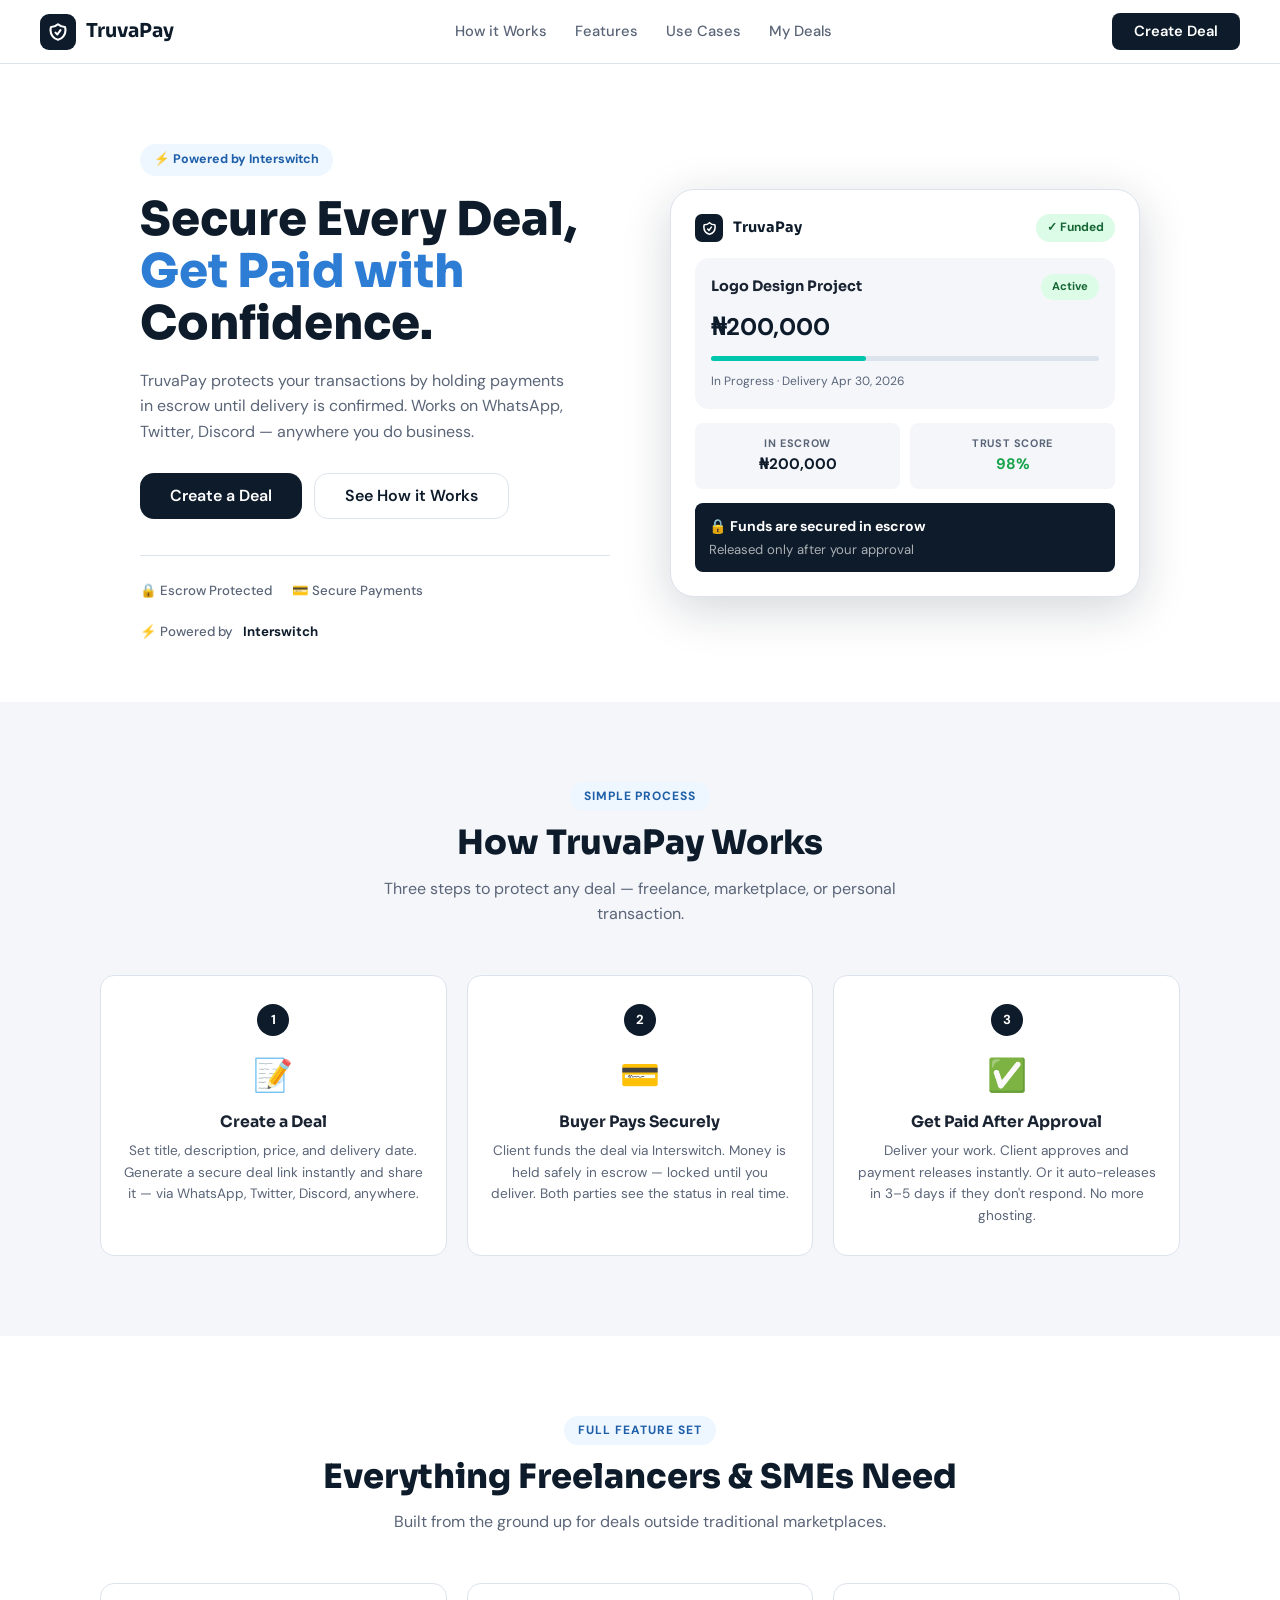
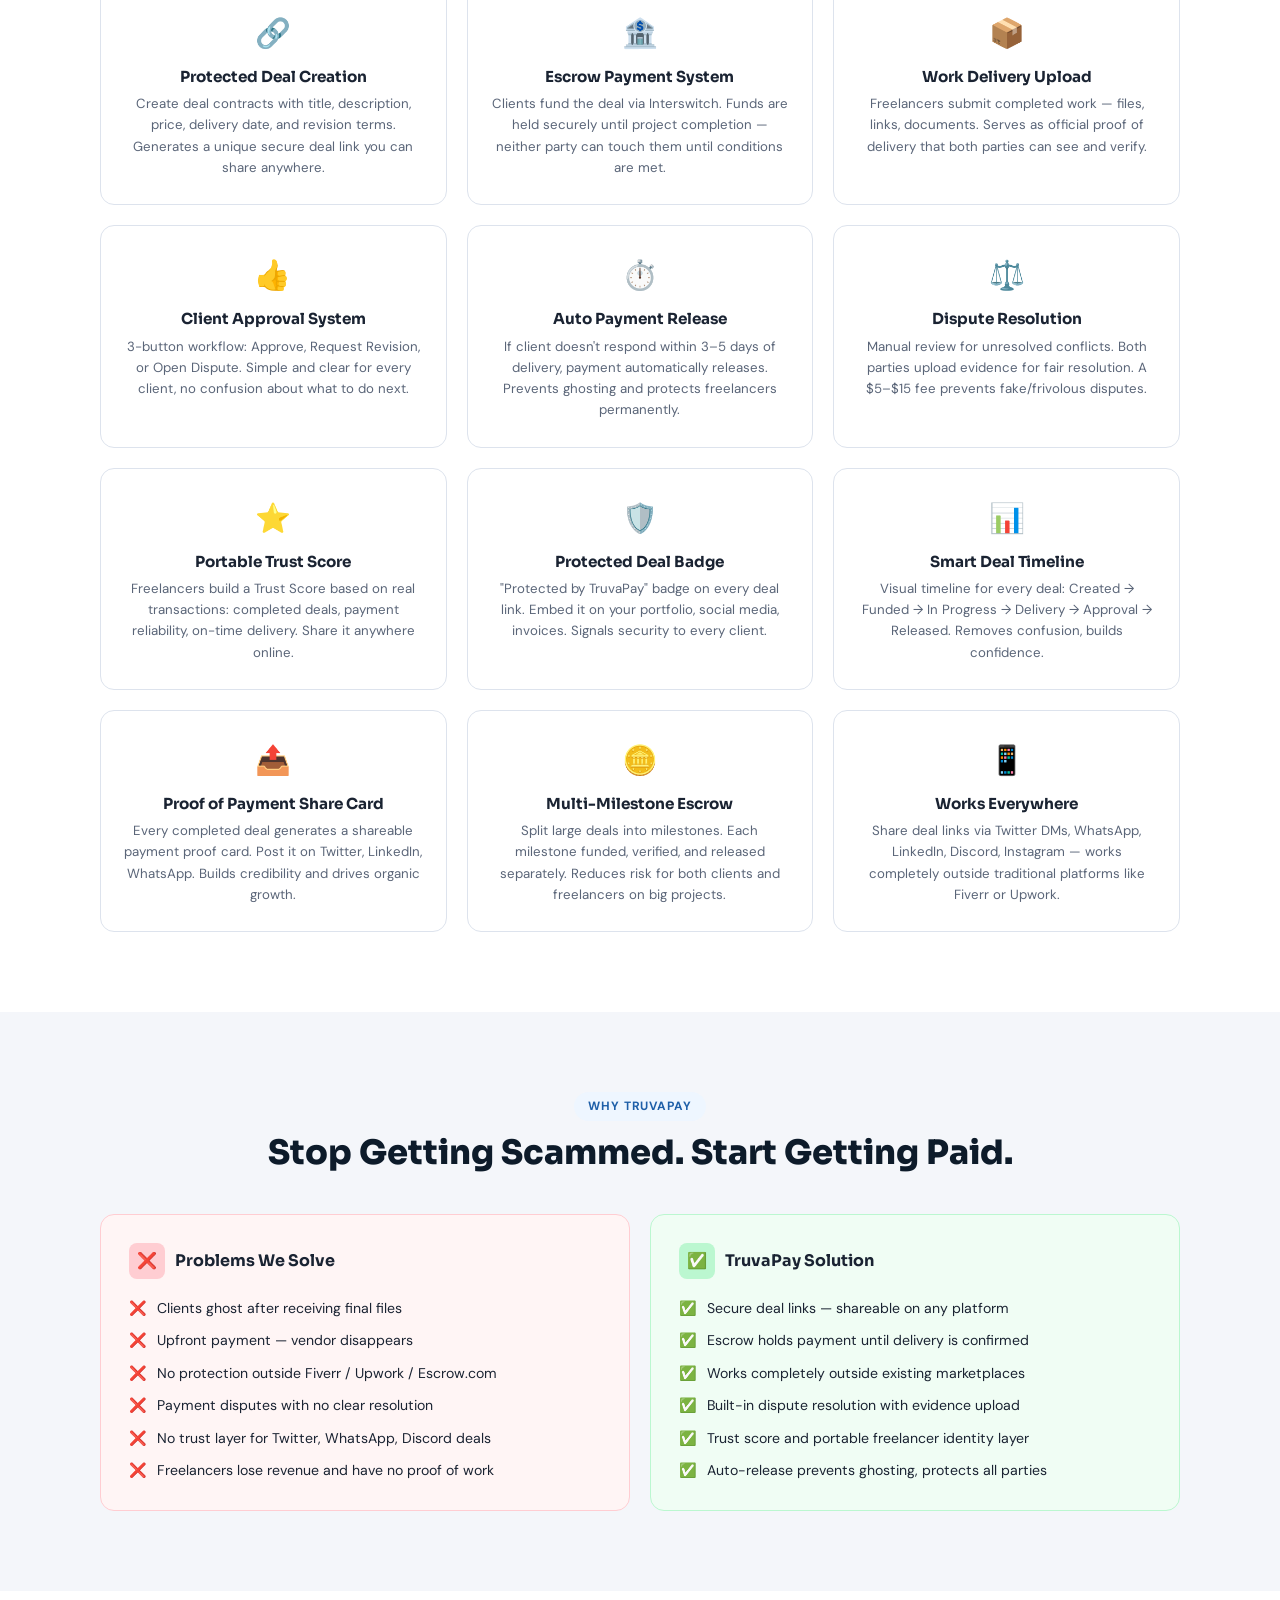
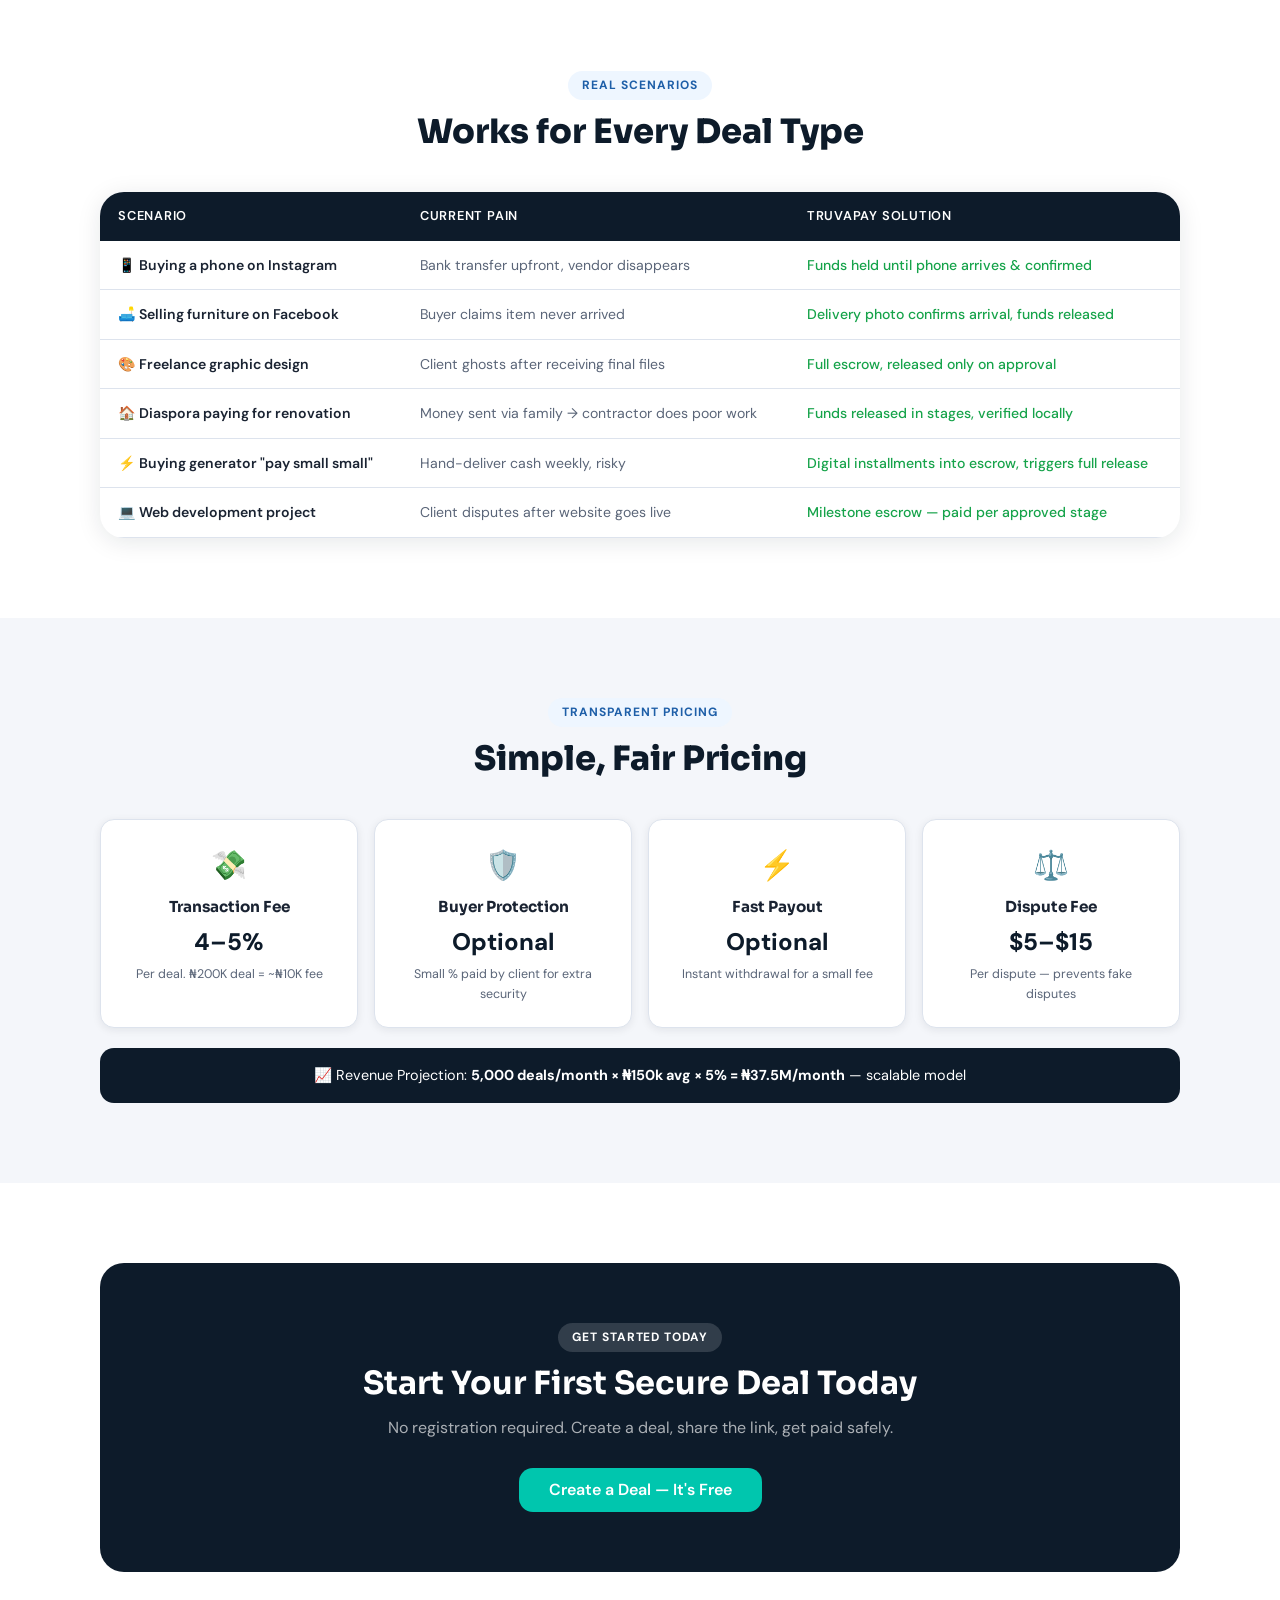
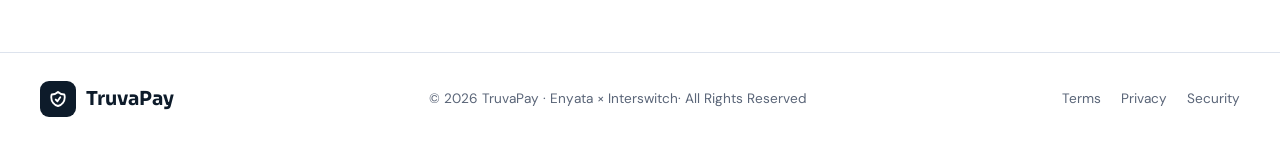
<file: index.html>
<!DOCTYPE html>
<html lang="en">
<head>
  <meta charset="UTF-8"/>
  <meta name="viewport" content="width=device-width, initial-scale=1.0"/>
  <title>TruvaPay – Secure Every Deal, Get Paid with Confidence</title>
  <link rel="stylesheet" href="assets/css/style.css"/>
</head>
<body>

<!-- ===== NAVBAR ===== -->
<nav class="navbar">
  <div class="logo">
    <div class="logo-icon">
      <svg width="20" height="20" fill="none" viewBox="0 0 24 24" stroke="white" stroke-width="2.5">
        <path stroke-linecap="round" stroke-linejoin="round" d="M9 12.75L11.25 15 15 9.75m-3-7.036A11.959 11.959 0 013.598 6 11.99 11.99 0 003 9.749c0 5.592 3.824 10.29 9 11.623 5.176-1.332 9-6.03 9-11.622 0-1.31-.21-2.571-.598-3.751h-.152c-3.196 0-6.1-1.248-8.25-3.285z"/>
      </svg>
    </div>
    TruvaPay
  </div>
  <div class="nav-center">
    <a href="#how-it-works">How it Works</a>
    <a href="#features">Features</a>
    <a href="#use-cases">Use Cases</a>
    <a href="deals.html">My Deals</a>
  </div>
  <div class="nav-right">
    <a href="createdeal.html" class="btn btn-primary">Create Deal</a>
  </div>
</nav>

<!-- ===== HERO ===== -->
<section class="hero">
  <div>
    <div class="hero-badge">⚡ Powered by Interswitch</div>
    <h1>Secure Every Deal,<br/><em>Get Paid with</em><br/>Confidence.</h1>
    <p class="hero-desc">TruvaPay protects your transactions by holding payments in escrow until delivery is confirmed. Works on WhatsApp, Twitter, Discord — anywhere you do business.</p>
    <div class="hero-btns">
      <a href="createdeal.html" class="btn btn-primary btn-lg">Create a Deal</a>
      <a href="#how-it-works" class="btn btn-outline btn-lg">See How it Works</a>
    </div>
    <div class="trust-row">
      <div class="trust-item">🔒 Escrow Protected</div>
      <div class="trust-item">💳 Secure Payments</div>
      <div class="trust-item">⚡ Powered by <strong style="color:var(--navy);margin-left:3px;">Interswitch</strong></div>
    </div>
  </div>
  <div class="hero-visual">
    <div class="hero-card">
      <div class="hc-top">
        <div class="logo" style="font-size:.9rem;">
          <div class="logo-icon" style="width:28px;height:28px;border-radius:7px;">
            <svg width="15" height="15" fill="none" viewBox="0 0 24 24" stroke="white" stroke-width="2.5"><path stroke-linecap="round" stroke-linejoin="round" d="M9 12.75L11.25 15 15 9.75m-3-7.036A11.959 11.959 0 013.598 6 11.99 11.99 0 003 9.749c0 5.592 3.824 10.29 9 11.623 5.176-1.332 9-6.03 9-11.622 0-1.31-.21-2.571-.598-3.751h-.152c-3.196 0-6.1-1.248-8.25-3.285z"/></svg>
          </div>
          TruvaPay
        </div>
        <span class="badge badge-funded">✓ Funded</span>
      </div>
      <div class="hc-deal">
        <div class="hc-deal-row">
          <h4 style="font-size:.9rem;font-weight:700;">Logo Design Project</h4>
          <span class="badge badge-funded" style="font-size:.7rem;">Active</span>
        </div>
        <div class="hc-amount">₦200,000</div>
        <div class="mini-progress"><div class="mini-fill" style="width:40%"></div></div>
        <small class="hc-sub">In Progress · Delivery Apr 30, 2026</small>
      </div>
      <div class="hc-grid">
        <div class="hc-stat">
          <div class="hc-stat-label">In Escrow</div>
          <div class="hc-stat-val">₦200,000</div>
        </div>
        <div class="hc-stat">
          <div class="hc-stat-label">Trust Score</div>
          <div class="hc-stat-val" style="color:var(--success);">98%</div>
        </div>
      </div>
      <div class="hc-escrow">
        <strong>🔒 Funds are secured in escrow</strong>
        <span>Released only after your approval</span>
      </div>
    </div>
  </div>
</section>

<!-- ===== HOW IT WORKS ===== -->
<section class="section" id="how-it-works" style="background:var(--gray-bg);">
  <div class="container" style="text-align:center;">
    <div class="section-tag">Simple Process</div>
    <h2 class="section-title">How TruvaPay Works</h2>
    <p class="section-sub" style="margin:0 auto 48px;">Three steps to protect any deal — freelance, marketplace, or personal transaction.</p>
    <div class="steps-grid">
      <div class="step-card">
        <div class="step-num">1</div>
        <span class="step-icon">📝</span>
        <h3>Create a Deal</h3>
        <p>Set title, description, price, and delivery date. Generate a secure deal link instantly and share it — via WhatsApp, Twitter, Discord, anywhere.</p>
      </div>
      <div class="step-card">
        <div class="step-num">2</div>
        <span class="step-icon">💳</span>
        <h3>Buyer Pays Securely</h3>
        <p>Client funds the deal via Interswitch. Money is held safely in escrow — locked until you deliver. Both parties see the status in real time.</p>
      </div>
      <div class="step-card">
        <div class="step-num">3</div>
        <span class="step-icon">✅</span>
        <h3>Get Paid After Approval</h3>
        <p>Deliver your work. Client approves and payment releases instantly. Or it auto-releases in 3–5 days if they don't respond. No more ghosting.</p>
      </div>
    </div>
  </div>
</section>

<!-- ===== ALL FEATURES FROM PROPOSAL ===== -->
<section class="section" id="features" style="background:white;">
  <div class="container" style="text-align:center;">
    <div class="section-tag">Full Feature Set</div>
    <h2 class="section-title">Everything Freelancers & SMEs Need</h2>
    <p class="section-sub" style="margin:0 auto 48px;">Built from the ground up for deals outside traditional marketplaces.</p>
    <div class="features-grid">
      <div class="feature-card">
        <span class="feature-icon">🔗</span>
        <h3>Protected Deal Creation</h3>
        <p>Create deal contracts with title, description, price, delivery date, and revision terms. Generates a unique secure deal link you can share anywhere.</p>
      </div>
      <div class="feature-card">
        <span class="feature-icon">🏦</span>
        <h3>Escrow Payment System</h3>
        <p>Clients fund the deal via Interswitch. Funds are held securely until project completion — neither party can touch them until conditions are met.</p>
      </div>
      <div class="feature-card">
        <span class="feature-icon">📦</span>
        <h3>Work Delivery Upload</h3>
        <p>Freelancers submit completed work — files, links, documents. Serves as official proof of delivery that both parties can see and verify.</p>
      </div>
      <div class="feature-card">
        <span class="feature-icon">👍</span>
        <h3>Client Approval System</h3>
        <p>3-button workflow: Approve, Request Revision, or Open Dispute. Simple and clear for every client, no confusion about what to do next.</p>
      </div>
      <div class="feature-card">
        <span class="feature-icon">⏱️</span>
        <h3>Auto Payment Release</h3>
        <p>If client doesn't respond within 3–5 days of delivery, payment automatically releases. Prevents ghosting and protects freelancers permanently.</p>
      </div>
      <div class="feature-card">
        <span class="feature-icon">⚖️</span>
        <h3>Dispute Resolution</h3>
        <p>Manual review for unresolved conflicts. Both parties upload evidence for fair resolution. A $5–$15 fee prevents fake/frivolous disputes.</p>
      </div>
      <div class="feature-card">
        <span class="feature-icon">⭐</span>
        <h3>Portable Trust Score</h3>
        <p>Freelancers build a Trust Score based on real transactions: completed deals, payment reliability, on-time delivery. Share it anywhere online.</p>
      </div>
      <div class="feature-card">
        <span class="feature-icon">🛡️</span>
        <h3>Protected Deal Badge</h3>
        <p>"Protected by TruvaPay" badge on every deal link. Embed it on your portfolio, social media, invoices. Signals security to every client.</p>
      </div>
      <div class="feature-card">
        <span class="feature-icon">📊</span>
        <h3>Smart Deal Timeline</h3>
        <p>Visual timeline for every deal: Created → Funded → In Progress → Delivery → Approval → Released. Removes confusion, builds confidence.</p>
      </div>
      <div class="feature-card">
        <span class="feature-icon">📤</span>
        <h3>Proof of Payment Share Card</h3>
        <p>Every completed deal generates a shareable payment proof card. Post it on Twitter, LinkedIn, WhatsApp. Builds credibility and drives organic growth.</p>
      </div>
      <div class="feature-card">
        <span class="feature-icon">🪙</span>
        <h3>Multi-Milestone Escrow</h3>
        <p>Split large deals into milestones. Each milestone funded, verified, and released separately. Reduces risk for both clients and freelancers on big projects.</p>
      </div>
      <div class="feature-card">
        <span class="feature-icon">📱</span>
        <h3>Works Everywhere</h3>
        <p>Share deal links via Twitter DMs, WhatsApp, LinkedIn, Discord, Instagram — works completely outside traditional platforms like Fiverr or Upwork.</p>
      </div>
    </div>
  </div>
</section>

<!-- ===== PROBLEM vs SOLUTION ===== -->
<section class="section" style="background:var(--gray-bg);">
  <div class="container">
    <div style="text-align:center;margin-bottom:40px;">
      <div class="section-tag">Why TruvaPay</div>
      <h2 class="section-title">Stop Getting Scammed. Start Getting Paid.</h2>
    </div>
    <div class="prob-sol">
      <div class="prob-box">
        <div class="box-head">
          <div class="box-icon-wrap">❌</div>
          <h3>Problems We Solve</h3>
        </div>
        <ul class="check-list">
          <li><span>❌</span> Clients ghost after receiving final files</li>
          <li><span>❌</span> Upfront payment — vendor disappears</li>
          <li><span>❌</span> No protection outside Fiverr / Upwork / Escrow.com</li>
          <li><span>❌</span> Payment disputes with no clear resolution</li>
          <li><span>❌</span> No trust layer for Twitter, WhatsApp, Discord deals</li>
          <li><span>❌</span> Freelancers lose revenue and have no proof of work</li>
        </ul>
      </div>
      <div class="sol-box">
        <div class="box-head">
          <div class="box-icon-wrap">✅</div>
          <h3>TruvaPay Solution</h3>
        </div>
        <ul class="check-list">
          <li><span>✅</span> Secure deal links — shareable on any platform</li>
          <li><span>✅</span> Escrow holds payment until delivery is confirmed</li>
          <li><span>✅</span> Works completely outside existing marketplaces</li>
          <li><span>✅</span> Built-in dispute resolution with evidence upload</li>
          <li><span>✅</span> Trust score and portable freelancer identity layer</li>
          <li><span>✅</span> Auto-release prevents ghosting, protects all parties</li>
        </ul>
      </div>
    </div>
  </div>
</section>

<!-- ===== USE CASES TABLE (from proposal) ===== -->
<section class="section" id="use-cases" style="background:white;">
  <div class="container">
    <div style="text-align:center;margin-bottom:40px;">
      <div class="section-tag">Real Scenarios</div>
      <h2 class="section-title">Works for Every Deal Type</h2>
    </div>
    <div style="border-radius:var(--r-lg);overflow:hidden;box-shadow:var(--shadow);">
      <table class="use-table">
        <thead>
          <tr>
            <th>Scenario</th>
            <th>Current Pain</th>
            <th>TruvaPay Solution</th>
          </tr>
        </thead>
        <tbody>
          <tr>
            <td>📱 Buying a phone on Instagram</td>
            <td>Bank transfer upfront, vendor disappears</td>
            <td>Funds held until phone arrives & confirmed</td>
          </tr>
          <tr>
            <td>🛋️ Selling furniture on Facebook</td>
            <td>Buyer claims item never arrived</td>
            <td>Delivery photo confirms arrival, funds released</td>
          </tr>
          <tr>
            <td>🎨 Freelance graphic design</td>
            <td>Client ghosts after receiving final files</td>
            <td>Full escrow, released only on approval</td>
          </tr>
          <tr>
            <td>🏠 Diaspora paying for renovation</td>
            <td>Money sent via family → contractor does poor work</td>
            <td>Funds released in stages, verified locally</td>
          </tr>
          <tr>
            <td>⚡ Buying generator "pay small small"</td>
            <td>Hand-deliver cash weekly, risky</td>
            <td>Digital installments into escrow, triggers full release</td>
          </tr>
          <tr>
            <td>💻 Web development project</td>
            <td>Client disputes after website goes live</td>
            <td>Milestone escrow — paid per approved stage</td>
          </tr>
        </tbody>
      </table>
    </div>
  </div>
</section>

<!-- ===== REVENUE MODEL ===== -->
<section class="section" style="background:var(--gray-bg);">
  <div class="container">
    <div style="text-align:center;margin-bottom:40px;">
      <div class="section-tag">Transparent Pricing</div>
      <h2 class="section-title">Simple, Fair Pricing</h2>
    </div>
    <div style="display:grid;grid-template-columns:repeat(4,1fr);gap:16px;">
      <div class="card-sm" style="text-align:center;">
        <div style="font-size:1.8rem;margin-bottom:10px;">💸</div>
        <h3 style="font-size:.95rem;font-weight:700;margin-bottom:6px;">Transaction Fee</h3>
        <div style="font-size:1.5rem;font-weight:800;color:var(--navy);">4–5%</div>
        <p style="font-size:.78rem;color:var(--text-light);margin-top:4px;">Per deal. ₦200K deal = ~₦10K fee</p>
      </div>
      <div class="card-sm" style="text-align:center;">
        <div style="font-size:1.8rem;margin-bottom:10px;">🛡️</div>
        <h3 style="font-size:.95rem;font-weight:700;margin-bottom:6px;">Buyer Protection</h3>
        <div style="font-size:1.5rem;font-weight:800;color:var(--navy);">Optional</div>
        <p style="font-size:.78rem;color:var(--text-light);margin-top:4px;">Small % paid by client for extra security</p>
      </div>
      <div class="card-sm" style="text-align:center;">
        <div style="font-size:1.8rem;margin-bottom:10px;">⚡</div>
        <h3 style="font-size:.95rem;font-weight:700;margin-bottom:6px;">Fast Payout</h3>
        <div style="font-size:1.5rem;font-weight:800;color:var(--navy);">Optional</div>
        <p style="font-size:.78rem;color:var(--text-light);margin-top:4px;">Instant withdrawal for a small fee</p>
      </div>
      <div class="card-sm" style="text-align:center;">
        <div style="font-size:1.8rem;margin-bottom:10px;">⚖️</div>
        <h3 style="font-size:.95rem;font-weight:700;margin-bottom:6px;">Dispute Fee</h3>
        <div style="font-size:1.5rem;font-weight:800;color:var(--navy);">$5–$15</div>
        <p style="font-size:.78rem;color:var(--text-light);margin-top:4px;">Per dispute — prevents fake disputes</p>
      </div>
    </div>
    <div style="text-align:center;margin-top:20px;padding:16px;background:var(--navy);border-radius:var(--r);color:white;font-size:.9rem;">
      📈 Revenue Projection: <strong>5,000 deals/month × ₦150k avg × 5% = ₦37.5M/month</strong> — scalable model
    </div>
  </div>
</section>

<!-- ===== CTA ===== -->
<section class="section">
  <div class="container">
    <div class="cta-block">
      <div class="section-tag" style="background:rgba(255,255,255,.15);color:white;">Get Started Today</div>
      <h2>Start Your First Secure Deal Today</h2>
      <p>No registration required. Create a deal, share the link, get paid safely.</p>
      <a href="createdeal.html" class="btn btn-accent btn-lg">Create a Deal — It's Free</a>
    </div>
  </div>
</section>

<footer>
  <div class="logo">
    <div class="logo-icon">
      <svg width="18" height="18" fill="none" viewBox="0 0 24 24" stroke="white" stroke-width="2.5"><path stroke-linecap="round" stroke-linejoin="round" d="M9 12.75L11.25 15 15 9.75m-3-7.036A11.959 11.959 0 013.598 6 11.99 11.99 0 003 9.749c0 5.592 3.824 10.29 9 11.623 5.176-1.332 9-6.03 9-11.622 0-1.31-.21-2.571-.598-3.751h-.152c-3.196 0-6.1-1.248-8.25-3.285z"/></svg>
    </div>
    TruvaPay
  </div>
  <p>© 2026 TruvaPay · Enyata × Interswitch· All Rights Reserved</p>
  <div class="footer-links">
    <a href="#">Terms</a>
    <a href="#">Privacy</a>
    <a href="#">Security</a>
  </div>
</footer>

</body>
</html>
</file>
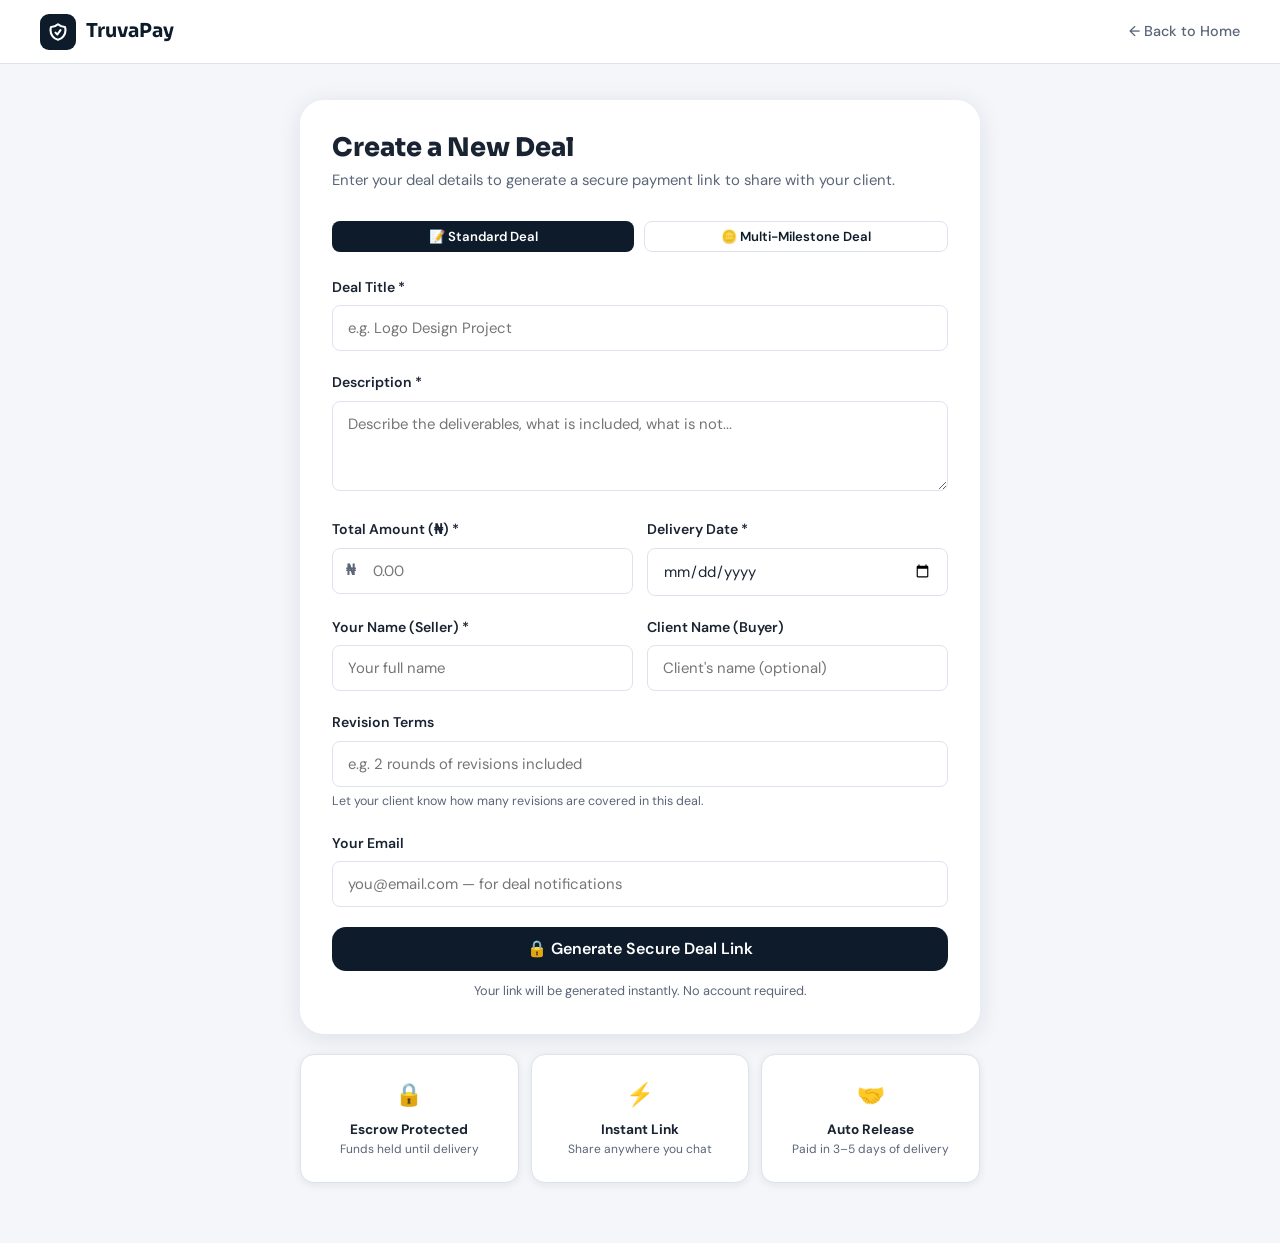
<file: createdeal.html>
<!DOCTYPE html>
<html lang="en">
<head>
  <meta charset="UTF-8"/>
  <meta name="viewport" content="width=device-width, initial-scale=1.0"/>
  <title>Create a Deal – TruvaPay</title>
  <link rel="stylesheet" href="assets/css/style.css"/>
</head>
<body>

<nav class="navbar">
  <div class="logo">
    <div class="logo-icon">
      <svg width="20" height="20" fill="none" viewBox="0 0 24 24" stroke="white" stroke-width="2.5">
        <path stroke-linecap="round" stroke-linejoin="round" d="M9 12.75L11.25 15 15 9.75m-3-7.036A11.959 11.959 0 013.598 6 11.99 11.99 0 003 9.749c0 5.592 3.824 10.29 9 11.623 5.176-1.332 9-6.03 9-11.622 0-1.31-.21-2.571-.598-3.751h-.152c-3.196 0-6.1-1.248-8.25-3.285z"/>
      </svg>
    </div>
    TruvaPay
  </div>
  <a href="index.html" class="back-link" style="margin-bottom:0;">← Back to Home</a>
</nav>

<div class="page-bg">
  <div class="page-inner">
    <div class="card">
      <h2 style="font-size:1.6rem;font-weight:800;margin-bottom:6px;">Create a New Deal</h2>
      <p style="color:var(--text-light);font-size:.93rem;margin-bottom:28px;">Enter your deal details to generate a secure payment link to share with your client.</p>

      <!-- Deal Type Toggle -->
      <div style="display:flex;gap:10px;margin-bottom:24px;">
        <button onclick="setType('standard')" id="typeStandard" class="btn btn-primary btn-sm" style="flex:1;">📝 Standard Deal</button>
        <button onclick="setType('milestone')" id="typeMilestone" class="btn btn-outline btn-sm" style="flex:1;">🪙 Multi-Milestone Deal</button>
      </div>

      <!-- STANDARD DEAL FORM -->
      <div id="standardForm">
        <div class="form-group">
          <label>Deal Title *</label>
          <input type="text" id="dealTitle" placeholder="e.g. Logo Design Project"/>
        </div>
        <div class="form-group">
          <label>Description *</label>
          <textarea id="dealDesc" placeholder="Describe the deliverables, what is included, what is not..."></textarea>
        </div>
        <div class="form-row">
          <div class="form-group">
            <label>Total Amount (₦) *</label>
            <div class="prefix-input">
              <span class="prefix">₦</span>
              <input type="number" id="dealAmount" placeholder="0.00" min="100"/>
            </div>
          </div>
          <div class="form-group">
            <label>Delivery Date *</label>
            <input type="date" id="dealDate"/>
          </div>
        </div>
        <div class="form-row">
          <div class="form-group">
            <label>Your Name (Seller) *</label>
            <input type="text" id="sellerName" placeholder="Your full name"/>
          </div>
          <div class="form-group">
            <label>Client Name (Buyer)</label>
            <input type="text" id="buyerName" placeholder="Client's name (optional)"/>
          </div>
        </div>
        <div class="form-group">
          <label>Revision Terms</label>
          <input type="text" id="revisions" placeholder="e.g. 2 rounds of revisions included"/>
          <div class="form-hint">Let your client know how many revisions are covered in this deal.</div>
        </div>
        <div class="form-group">
          <label>Your Email</label>
          <input type="email" id="sellerEmail" placeholder="you@email.com — for deal notifications"/>
        </div>
      </div>

      <!-- MILESTONE FORM -->
      <div id="milestoneForm" style="display:none;">
        <div class="form-group">
          <label>Project Title *</label>
          <input type="text" id="mTitle" placeholder="e.g. Website Redesign Project"/>
        </div>
        <div class="form-group">
          <label>Project Description</label>
          <textarea id="mDesc" placeholder="Describe the overall project..."></textarea>
        </div>
        <div class="form-row">
          <div class="form-group">
            <label>Your Name *</label>
            <input type="text" id="mSeller" placeholder="Your name"/>
          </div>
          <div class="form-group">
            <label>Client Name</label>
            <input type="text" id="mBuyer" placeholder="Client name"/>
          </div>
        </div>

        <h4 style="font-size:.95rem;font-weight:700;margin-bottom:14px;">Milestones</h4>
        <div id="milestoneList"></div>
        <button onclick="addMilestone()" class="btn btn-outline btn-sm" style="margin-top:10px;margin-bottom:20px;">+ Add Milestone</button>

        <div style="background:var(--gray-bg);border-radius:var(--r-sm);padding:14px;font-size:.88rem;color:var(--text-light);margin-bottom:20px;">
          💡 Each milestone is funded and released separately. The client pays each one only when you're ready to start it.
        </div>
      </div>

      <button class="btn btn-primary btn-lg btn-full" onclick="createDeal()">🔒 Generate Secure Deal Link</button>
      <p style="text-align:center;font-size:.8rem;color:var(--text-light);margin-top:10px;">Your link will be generated instantly. No account required.</p>

      <!-- RESULT -->
      <div class="deal-result" id="dealResult">
        <div style="font-size:2.2rem;margin-bottom:8px;">🎉</div>
        <h4>Deal Created Successfully!</h4>
        <p style="font-size:.85rem;color:var(--text-light);">Copy this link and share it with your client to fund the deal.</p>
        <div class="copy-box">
          <span id="generatedLink">https://truvapay.app/deal/TRV-2026-00001</span>
          <button class="copy-btn" onclick="copyLink()">Copy</button>
        </div>
        <div style="display:flex;gap:10px;justify-content:center;flex-wrap:wrap;margin-top:14px;">
          <button onclick="shareWhatsApp()" class="btn btn-success btn-sm">📱 Share on WhatsApp</button>
          <button onclick="shareTwitter()" class="btn btn-sm" style="background:#1DA1F2;color:white;">🐦 Share on Twitter</button>
           <a href="deal.html" id="viewDealBtn" target="_blank" class="btn btn-primary btn-sm">View Deal Page →</a>
        </div>
        <div style="margin-top:16px;padding:12px;background:white;border-radius:var(--r-sm);border:1.5px solid var(--gray-border);">
          <div style="font-size:.78rem;color:var(--text-light);font-weight:600;text-transform:uppercase;letter-spacing:.06em;margin-bottom:6px;">🛡️ Protected by TruvaPay</div>
          <div style="font-size:.82rem;color:var(--text);">This deal is backed by escrow protection. Funds only release on your approval.</div>
        </div>
      </div>
    </div>

    <!-- Info row -->
    <div style="display:grid;grid-template-columns:repeat(3,1fr);gap:12px;margin-top:0;">
      <div class="card-sm" style="text-align:center;">
        <div style="font-size:1.4rem;margin-bottom:6px;">🔒</div>
        <div style="font-weight:700;font-size:.85rem;">Escrow Protected</div>
        <div style="font-size:.75rem;color:var(--text-light);">Funds held until delivery</div>
      </div>
      <div class="card-sm" style="text-align:center;">
        <div style="font-size:1.4rem;margin-bottom:6px;">⚡</div>
        <div style="font-weight:700;font-size:.85rem;">Instant Link</div>
        <div style="font-size:.75rem;color:var(--text-light);">Share anywhere you chat</div>
      </div>
      <div class="card-sm" style="text-align:center;">
        <div style="font-size:1.4rem;margin-bottom:6px;">🤝</div>
        <div style="font-weight:700;font-size:.85rem;">Auto Release</div>
        <div style="font-size:.75rem;color:var(--text-light);">Paid in 3–5 days of delivery</div>
      </div>
    </div>
  </div>
</div>

<div class="toast" id="toast"></div>

<script src="assets/javascript/createdeal.js"></script>
</body>
</html>
</file>
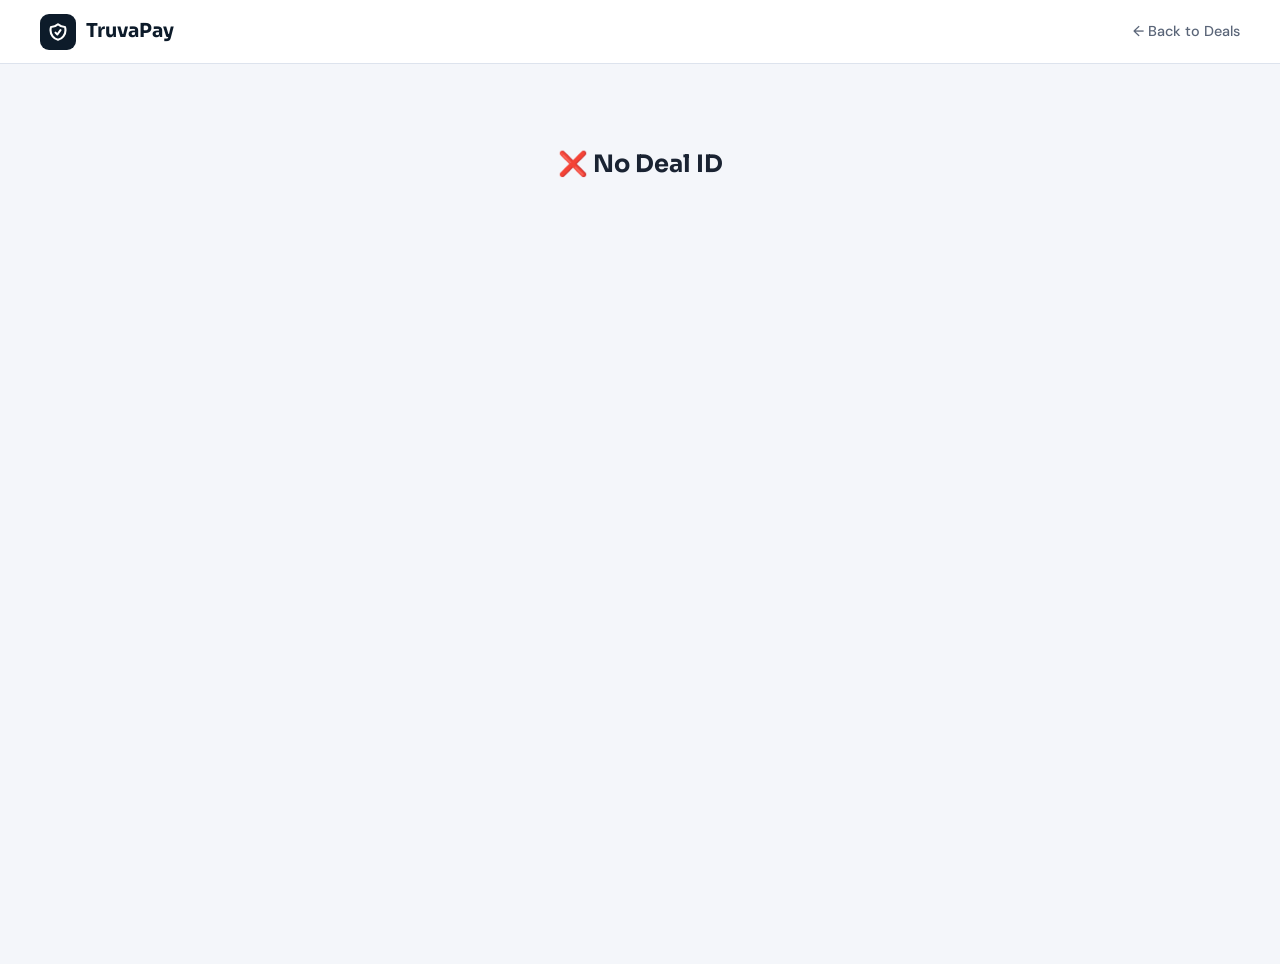
<file: deal.html>
<!DOCTYPE html>
<html lang="en">
<head>
  <meta charset="UTF-8"/>
  <meta name="viewport" content="width=device-width, initial-scale=1.0"/>
  <title>Deal Details – TruvaPay</title>
  <link rel="stylesheet" href="assets/css/style.css"/>
</head>
<body>

<nav class="navbar">
  <a href="index.html" class="logo">
    <div class="logo-icon">
      <svg width="20" height="20" fill="none" viewBox="0 0 24 24" stroke="white" stroke-width="2.5">
        <path stroke-linecap="round" stroke-linejoin="round" d="M9 12.75L11.25 15 15 9.75m-3-7.036A11.959 11.959 0 013.598 6 11.99 11.99 0 003 9.749c0 5.592 3.824 10.29 9 11.623 5.176-1.332 9-6.03 9-11.622 0-1.31-.21-2.571-.598-3.751h-.152c-3.196 0-6.1-1.248-8.25-3.285z"/>
      </svg>
    </div>
    TruvaPay
  </a>
  <a href="deals.html" class="back-link" style="margin-bottom:0;">← Back to Deals</a>
</nav>

<div class="page-bg">
  <div class="page-inner-wide" id="dealRoot">
    <!-- Rendered by JS below -->
    <div style="text-align:center;padding:60px 0;">
      <div style="font-size:2.5rem;margin-bottom:10px;">⏳</div>
      <p style="color:var(--text-light);">Loading deal...</p>
    </div>
  </div>
</div>

<!-- FUND MODAL -->
<div class="modal-overlay" id="modalFund">
  <div class="modal">
    <h3>💳 Fund This Deal</h3>
    <p class="modal-desc">You're about to pay <strong id="modalAmt">₦0</strong> into escrow. Funds are held safely and only released after you approve delivery.</p>
    <div class="form-group">
      <label>Your Email (for receipt)</label>
      <input type="email" id="payerEmail" placeholder="email@example.com"/>
    </div>
    <p style="font-size:.78rem;color:var(--text-light);margin-bottom:16px;">By funding you agree: money is only released to seller upon your approval or after 3–5 days of silence.</p>
    <div class="modal-foot">
      <button class="btn btn-primary btn-lg" onclick="initiatePayment()" style="flex:1;">Pay via Interswitch →</button>
      <button class="btn btn-outline" onclick="closeModal('modalFund')">Cancel</button>
    </div>
    <p style="font-size:.72rem;color:var(--text-light);margin-top:12px;text-align:center;">🔒 Secured by Interswitch · No card details stored</p>
  </div>
</div>

<!-- DELIVERY MODAL -->
<div class="modal-overlay" id="modalDeliver">
  <div class="modal">
    <h3>📦 Submit Your Delivery</h3>
    <p class="modal-desc">Upload your work or paste a link. The client will be notified to review and approve.</p>
    <div class="form-group">
      <label>Delivery Link</label>
      <input type="url" id="deliveryLink" placeholder="https://drive.google.com/... or Dropbox link"/>
    </div>
    <div class="form-group">
      <label>Notes to Client</label>
      <textarea id="deliveryNote" placeholder="Any notes about the delivery, what to review, passwords, etc."></textarea>
    </div>
    <div class="modal-foot">
      <button class="btn btn-primary btn-lg" onclick="submitDelivery()" style="flex:1;">Submit Delivery</button>
      <button class="btn btn-outline" onclick="closeModal('modalDeliver')">Cancel</button>
    </div>
  </div>
</div>

<!-- DISPUTE MODAL -->
<div class="modal-overlay" id="modalDispute">
  <div class="modal">
    <h3>⚠️ Open a Dispute</h3>
    <p class="modal-desc">Tell us what went wrong. Our team reviews evidence from both parties and resolves within 48 hours. A ₦5,000–₦15,000 fee applies to prevent frivolous disputes.</p>
    <div class="form-group">
      <label>Reason for Dispute *</label>
      <textarea id="disputeReason" placeholder="Describe the issue clearly. E.g. Work was not delivered, quality is far below agreed standard..."></textarea>
    </div>
    <div class="form-group">
      <label>Evidence Link (optional)</label>
      <input type="url" id="disputeEvidence" placeholder="Screenshot, document, email link..."/>
    </div>
    <div class="modal-foot">
      <button class="btn btn-danger btn-lg" onclick="submitDispute()" style="flex:1;">Submit Dispute</button>
      <button class="btn btn-outline" onclick="closeModal('modalDispute')">Cancel</button>
    </div>
  </div>
</div>

<div class="toast" id="toast"></div>


<script src="assets/javascript/deal.js"></script>

</body>
</html>
</file>
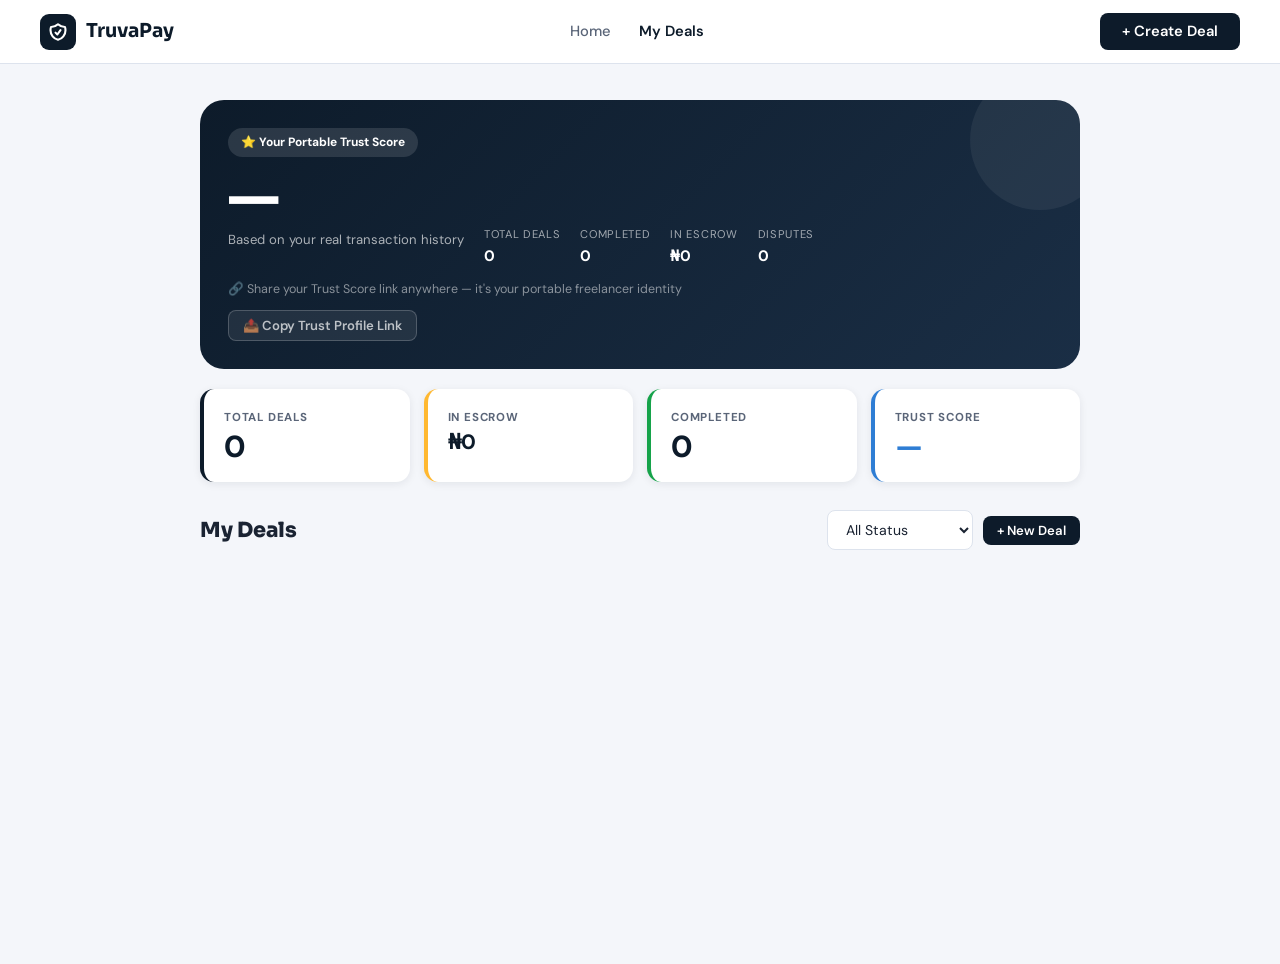
<file: deals.html>
<!DOCTYPE html>
<html lang="en">
<head>
  <meta charset="UTF-8"/>
  <meta name="viewport" content="width=device-width, initial-scale=1.0"/>
  <title>My Deals – TruvaPay</title>
  <link rel="stylesheet" href="assets/css/style.css"/>
</head>
<body>

<nav class="navbar">
  <div class="logo">
    <div class="logo-icon">
      <svg width="20" height="20" fill="none" viewBox="0 0 24 24" stroke="white" stroke-width="2.5">
        <path stroke-linecap="round" stroke-linejoin="round" d="M9 12.75L11.25 15 15 9.75m-3-7.036A11.959 11.959 0 013.598 6 11.99 11.99 0 003 9.749c0 5.592 3.824 10.29 9 11.623 5.176-1.332 9-6.03 9-11.622 0-1.31-.21-2.571-.598-3.751h-.152c-3.196 0-6.1-1.248-8.25-3.285z"/>
      </svg>
    </div>
    TruvaPay
  </div>
  <div class="nav-center">
    <a href="index.html">Home</a>     
    <a href="deals.html" class="active">My Deals</a>
  </div>
  <div class="nav-right">
    <a href="createdeal.html" class="btn btn-primary">+ Create Deal</a>
  </div>
</nav>

<div class="page-bg">
  <div class="page-inner-wide">

    <!-- Trust Score Card at top -->
    <div class="trust-score-card" style="margin-bottom:20px;">
      <div class="trust-score-badge">⭐ Your Portable Trust Score</div>
      <div style="display:flex;align-items:flex-end;gap:20px;flex-wrap:wrap;">
        <div>
          <div class="trust-score-number" id="tsNum">—</div>
          <div class="trust-score-label">Based on your real transaction history</div>
        </div>
        <div class="trust-score-row" id="tsRow">
          <div class="trust-metric"><span>Total Deals</span><strong id="tsDone">0</strong></div>
          <div class="trust-metric"><span>Completed</span><strong id="tsCompleted">0</strong></div>
          <div class="trust-metric"><span>In Escrow</span><strong id="tsEscrow">₦0</strong></div>
          <div class="trust-metric"><span>Disputes</span><strong id="tsDisputes">0</strong></div>
        </div>
      </div>
      <p style="font-size:.78rem;opacity:.5;margin-top:12px;">🔗 Share your Trust Score link anywhere — it's your portable freelancer identity</p>
      <button onclick="copyTrustLink()" class="btn btn-outline btn-sm" style="margin-top:10px;color:rgba(255,255,255,.7);border-color:rgba(255,255,255,.2);background:rgba(255,255,255,.08);">📤 Copy Trust Profile Link</button>
    </div>

    <!-- Stats Row -->
    <div class="stats-grid">
      <div class="stat-card navy">
        <div class="stat-label">Total Deals</div>
        <div class="stat-val" id="statTotal">0</div>
      </div>
      <div class="stat-card gold">
        <div class="stat-label">In Escrow</div>
        <div class="stat-val" id="statEscrow" style="font-size:1.3rem;">₦0</div>
      </div>
      <div class="stat-card green">
        <div class="stat-label">Completed</div>
        <div class="stat-val" id="statCompleted">0</div>
      </div>
      <div class="stat-card blue">
        <div class="stat-label">Trust Score</div>
        <div class="stat-val" id="statScore" style="color:var(--blue-light);">—</div>
      </div>
    </div>

    <!-- Filter + List -->
    <div class="filter-bar">
      <h2>My Deals</h2>
      <div style="display:flex;gap:10px;align-items:center;">
        <select id="filterStatus" onchange="renderDeals()">
          <option value="all">All Status</option>
          <option value="pending">⏳ Pending</option>
          <option value="funded">💰 Funded</option>
          <option value="delivered">📦 Delivered</option>
          <option value="completed">✅ Completed</option>
          <option value="disputed">⚠️ Disputed</option>
        </select>
        <a href="createdeal.html" class="btn btn-primary btn-sm">+ New Deal</a>
      </div>
    </div>

    <div class="deals-list" id="dealsList"></div>

  </div>
</div>

<div class="toast" id="toast"></div>


<script src="assets/javascript/deals.js"></script>
</body>
</html>
</file>
<file: assets/css/style.css>
@import url('https://fonts.googleapis.com/css2?family=Sora:wght@300;400;500;600;700;800&family=DM+Sans:wght@300;400;500;600&display=swap');

:root {
  --navy:        #0D1B2A;
  --navy-mid:    #1A2E45;
  --blue:        #1E5FA8;
  --blue-light:  #2E7DD4;
  --accent:      #00C6AE;
  --gold:        #FFB830;
  --white:       #FFFFFF;
  --gray-bg:     #F4F6FA;
  --gray-border: #DDE3ED;
  --gray:        #8A96A8;
  --danger:      #E84646;
  --success:     #16A34A;
  --text:        #1A2332;
  --text-light:  #5A6578;
  --shadow-sm:   0 2px 8px rgba(13,27,42,0.08);
  --shadow:      0 4px 24px rgba(13,27,42,0.10);
  --shadow-lg:   0 12px 48px rgba(13,27,42,0.18);
  --r-sm: 8px; --r: 14px; --r-lg: 24px;
}

*,*::before,*::after{box-sizing:border-box;margin:0;padding:0}
html{scroll-behavior:smooth}
body{font-family:'DM Sans',sans-serif;background:var(--white);color:var(--text);line-height:1.6;-webkit-font-smoothing:antialiased}
h1,h2,h3,h4,h5,h6{font-family:'Sora',sans-serif;line-height:1.2}
a{text-decoration:none;color:inherit}

/* NAVBAR */
.navbar{display:flex;align-items:center;justify-content:space-between;padding:0 40px;height:64px;background:var(--white);border-bottom:1.5px solid var(--gray-border);position:sticky;top:0;z-index:100;gap:16px}
.logo{display:flex;align-items:center;gap:10px;font-family:'Sora',sans-serif;font-weight:700;font-size:1.2rem;color:var(--navy);white-space:nowrap}
.logo-icon{width:36px;height:36px;background:var(--navy);border-radius:9px;display:flex;align-items:center;justify-content:center;flex-shrink:0}
.nav-center{display:flex;align-items:center;gap:28px}
.nav-center a{font-weight:500;color:var(--text-light);font-size:.92rem;transition:color .2s}
.nav-center a:hover,.nav-center a.active{color:var(--navy);font-weight:600}
.nav-right{display:flex;align-items:center;gap:10px}

/* BUTTONS */
.btn{display:inline-flex;align-items:center;justify-content:center;gap:7px;padding:11px 22px;border-radius:var(--r-sm);font-family:'DM Sans',sans-serif;font-weight:600;font-size:.92rem;cursor:pointer;border:none;transition:all .2s;white-space:nowrap;line-height:1}
.btn-primary{background:var(--navy);color:#fff}
.btn-primary:hover{background:var(--navy-mid);transform:translateY(-1px);box-shadow:var(--shadow-sm)}
.btn-outline{background:transparent;color:var(--navy);border:1.5px solid var(--gray-border)}
.btn-outline:hover{border-color:var(--navy);background:var(--gray-bg)}
.btn-accent{background:var(--accent);color:#fff}
.btn-accent:hover{filter:brightness(1.05);transform:translateY(-1px)}
.btn-gold{background:var(--gold);color:var(--navy)}
.btn-gold:hover{filter:brightness(1.05)}
.btn-danger{background:var(--danger);color:#fff}
.btn-success{background:var(--success);color:#fff}
.btn-success:hover{filter:brightness(1.08)}
.btn-lg{padding:14px 30px;font-size:1rem;border-radius:var(--r)}
.btn-sm{padding:8px 14px;font-size:.82rem}
.btn-full{width:100%}

/* BADGE */
.badge{display:inline-flex;align-items:center;gap:5px;padding:4px 11px;border-radius:100px;font-size:.75rem;font-weight:700;white-space:nowrap}
.badge-pending{background:#FFF3CD;color:#92600A}
.badge-funded{background:#DCFCE7;color:#166534}
.badge-delivered{background:#DBEAFE;color:#1E40AF}
.badge-dispute{background:#FEE2E2;color:#991B1B}
.badge-completed{background:#DCFCE7;color:#166534}

/* SECTIONS */
.section{padding:80px 40px}
.container{max-width:1080px;margin:0 auto}
.section-tag{display:inline-block;background:#EEF6FF;color:var(--blue);padding:5px 14px;border-radius:100px;font-size:.75rem;font-weight:700;text-transform:uppercase;letter-spacing:.08em;margin-bottom:12px}
.section-title{font-size:2.1rem;font-weight:800;color:var(--navy);margin-bottom:12px}
.section-sub{color:var(--text-light);font-size:1rem;max-width:520px;margin-bottom:48px}

/* HERO */
.hero{display:grid;grid-template-columns:1fr 1fr;align-items:center;gap:60px;max-width:1080px;margin:0 auto;padding:80px 40px 60px}
.hero-badge{display:inline-flex;align-items:center;gap:7px;background:#EEF6FF;color:var(--blue);padding:6px 14px;border-radius:100px;font-size:.78rem;font-weight:700;margin-bottom:18px}
.hero h1{font-size:2.9rem;font-weight:800;color:var(--navy);line-height:1.12;margin-bottom:18px}
.hero h1 em{color:var(--blue-light);font-style:normal}
.hero-desc{color:var(--text-light);font-size:1rem;margin-bottom:28px;max-width:440px}
.hero-btns{display:flex;gap:12px;flex-wrap:wrap;margin-bottom:36px}
.trust-row{display:flex;align-items:center;gap:20px;flex-wrap:wrap;padding-top:24px;border-top:1.5px solid var(--gray-border)}
.trust-item{display:flex;align-items:center;gap:7px;font-size:.83rem;font-weight:500;color:var(--text-light)}

/* HERO CARD */
.hero-visual{position:relative}
.hero-card{background:white;border-radius:var(--r-lg);padding:24px;box-shadow:var(--shadow-lg);border:1.5px solid var(--gray-border)}
.hc-top{display:flex;align-items:center;justify-content:space-between;margin-bottom:16px}
.hc-deal{background:var(--gray-bg);border-radius:var(--r);padding:16px;margin-bottom:14px}
.hc-deal-row{display:flex;justify-content:space-between;align-items:center;margin-bottom:8px}
.hc-amount{font-size:1.5rem;font-weight:800;color:var(--navy)}
.hc-sub{font-size:.75rem;color:var(--text-light)}
.mini-progress{height:5px;background:var(--gray-border);border-radius:99px;margin:10px 0 6px}
.mini-fill{height:100%;background:var(--accent);border-radius:99px}
.hc-grid{display:grid;grid-template-columns:1fr 1fr;gap:10px;margin-bottom:14px}
.hc-stat{background:var(--gray-bg);border-radius:var(--r-sm);padding:12px;text-align:center}
.hc-stat-label{font-size:.68rem;font-weight:700;text-transform:uppercase;letter-spacing:.06em;color:var(--text-light)}
.hc-stat-val{font-size:.95rem;font-weight:700;color:var(--navy)}
.hc-escrow{background:var(--navy);border-radius:var(--r-sm);padding:12px 14px;color:white;font-size:.82rem}
.hc-escrow strong{display:block;font-size:.88rem;margin-bottom:2px}
.hc-escrow span{opacity:.65}

/* STEP CARDS */
.steps-grid{display:grid;grid-template-columns:repeat(3,1fr);gap:20px}
.step-card{background:white;border:1.5px solid var(--gray-border);border-radius:var(--r);padding:28px 22px;text-align:center;transition:all .2s}
.step-card:hover{border-color:var(--blue-light);box-shadow:var(--shadow);transform:translateY(-3px)}
.step-num{width:32px;height:32px;background:var(--navy);color:white;border-radius:50%;display:flex;align-items:center;justify-content:center;font-weight:700;font-size:.82rem;margin:0 auto 14px}
.step-icon{font-size:2rem;margin-bottom:12px;display:block}
.step-card h3{font-size:.98rem;font-weight:700;margin-bottom:8px}
.step-card p{font-size:.85rem;color:var(--text-light)}

/* FEATURES */
.features-grid{display:grid;grid-template-columns:repeat(3,1fr);gap:20px}
.feature-card{background:white;border:1.5px solid var(--gray-border);border-radius:var(--r);padding:26px 22px;transition:all .2s}
.feature-card:hover{border-color:var(--blue-light);box-shadow:var(--shadow)}
.feature-icon{font-size:1.8rem;margin-bottom:12px;display:block}
.feature-card h3{font-size:.95rem;font-weight:700;margin-bottom:7px}
.feature-card p{font-size:.83rem;color:var(--text-light)}

/* USE CASES TABLE */
.use-table{width:100%;border-collapse:collapse;font-size:.88rem;border-radius:var(--r);overflow:hidden}
.use-table thead th{background:var(--navy);color:white;padding:14px 18px;text-align:left;font-weight:600;font-size:.8rem;text-transform:uppercase;letter-spacing:.06em}
.use-table tbody tr{border-bottom:1px solid var(--gray-border)}
.use-table tbody tr:hover{background:var(--gray-bg)}
.use-table tbody td{padding:13px 18px;color:var(--text-light)}
.use-table tbody td:first-child{font-weight:600;color:var(--text)}
.use-table tbody td:last-child{color:var(--success);font-weight:500}

/* PROB/SOL */
.prob-sol{display:grid;grid-template-columns:1fr 1fr;gap:20px}
.prob-box{background:#FFF5F5;border:1.5px solid #FFCDD2;border-radius:var(--r);padding:28px}
.sol-box{background:#F0FDF4;border:1.5px solid #BBF7D0;border-radius:var(--r);padding:28px}
.box-head{display:flex;align-items:center;gap:10px;margin-bottom:18px}
.box-head h3{font-size:1rem;font-weight:700}
.box-icon-wrap{width:36px;height:36px;border-radius:var(--r-sm);display:flex;align-items:center;justify-content:center;font-size:1rem}
.prob-box .box-icon-wrap{background:#FFCDD2}
.sol-box .box-icon-wrap{background:#BBF7D0}
.check-list{list-style:none;display:flex;flex-direction:column;gap:10px}
.check-list li{display:flex;align-items:flex-start;gap:10px;font-size:.88rem}

/* CTA */
.cta-block{background:var(--navy);border-radius:var(--r-lg);padding:60px 40px;text-align:center}
.cta-block h2{color:white;font-size:2rem;margin-bottom:12px}
.cta-block p{color:rgba(255,255,255,.65);font-size:1rem;margin-bottom:28px}

/* FOOTER */
footer{padding:28px 40px;border-top:1.5px solid var(--gray-border);display:flex;align-items:center;justify-content:space-between;flex-wrap:wrap;gap:14px}
footer p{color:var(--text-light);font-size:.85rem}
.footer-links{display:flex;gap:20px}
.footer-links a{color:var(--text-light);font-size:.85rem;transition:color .2s}
.footer-links a:hover{color:var(--navy)}

/* PAGE WRAPPER */
.page-bg{min-height:100vh;background:var(--gray-bg);padding:36px 20px 60px}
.page-inner{max-width:680px;margin:0 auto}
.page-inner-wide{max-width:880px;margin:0 auto}
.back-link{display:inline-flex;align-items:center;gap:6px;color:var(--text-light);font-size:.9rem;font-weight:500;cursor:pointer;transition:color .2s;margin-bottom:24px}
.back-link:hover{color:var(--navy)}

/* CARDS */
.card{background:white;border-radius:var(--r-lg);padding:32px;box-shadow:var(--shadow);margin-bottom:20px}
.card-sm{background:white;border-radius:var(--r);padding:22px;box-shadow:var(--shadow-sm);border:1.5px solid var(--gray-border)}

/* FORM */
.form-group{margin-bottom:20px}
.form-group label{display:block;font-weight:600;font-size:.88rem;color:var(--text);margin-bottom:7px}
.form-group input,.form-group textarea,.form-group select{width:100%;padding:12px 15px;border:1.5px solid var(--gray-border);border-radius:var(--r-sm);font-family:'DM Sans',sans-serif;font-size:.93rem;color:var(--text);background:white;transition:border-color .2s,box-shadow .2s;outline:none}
.form-group input:focus,.form-group textarea:focus,.form-group select:focus{border-color:var(--blue-light);box-shadow:0 0 0 3px rgba(46,125,212,.12)}
.form-group textarea{resize:vertical;min-height:90px}
.form-hint{font-size:.78rem;color:var(--text-light);margin-top:5px}
.form-row{display:grid;grid-template-columns:1fr 1fr;gap:14px}
.prefix-input{position:relative}
.prefix-input .prefix{position:absolute;left:14px;top:50%;transform:translateY(-50%);font-weight:600;color:var(--text-light);font-size:.93rem;pointer-events:none}
.prefix-input input{padding-left:40px}

/* DEAL RESULT */
.deal-result{display:none;margin-top:24px;padding:22px;background:#F0FDF4;border:1.5px solid #BBF7D0;border-radius:var(--r);text-align:center;animation:fadeUp .4s ease}
.deal-result.show{display:block}
.deal-result h4{color:var(--success);font-size:1rem;margin-bottom:6px}
.copy-box{display:flex;align-items:center;gap:8px;background:white;border:1.5px solid var(--gray-border);border-radius:var(--r-sm);padding:10px 13px;margin:12px 0}
.copy-box span{font-size:.83rem;color:var(--blue);flex:1;overflow:hidden;text-overflow:ellipsis;white-space:nowrap;text-align:left}
.copy-btn{background:var(--navy);color:white;border:none;border-radius:6px;padding:7px 13px;font-size:.8rem;font-weight:700;cursor:pointer;transition:background .2s;white-space:nowrap;font-family:'DM Sans',sans-serif}
.copy-btn:hover{background:var(--blue)}

/* DEAL DETAIL */
.deal-title-row{display:flex;align-items:flex-start;justify-content:space-between;flex-wrap:wrap;gap:10px;margin-bottom:6px}
.deal-title-row h1{font-size:1.6rem;font-weight:800}
.deal-desc{color:var(--text-light);font-size:.9rem;margin-bottom:22px}
.meta-grid{display:grid;grid-template-columns:repeat(4,1fr);gap:14px;background:var(--gray-bg);border-radius:var(--r);padding:18px;margin-bottom:24px}
.meta-label{font-size:.68rem;font-weight:700;text-transform:uppercase;letter-spacing:.07em;color:var(--text-light);margin-bottom:3px}
.meta-val{font-size:1rem;font-weight:700;color:var(--navy)}
.meta-sub{font-size:.72rem;color:var(--text-light)}

/* TIMELINE */
.timeline{display:flex;align-items:flex-start;justify-content:space-between;position:relative;margin-bottom:20px}
.tl-track{position:absolute;top:17px;left:34px;right:34px;height:2px;background:var(--gray-border);z-index:0}
.tl-fill{height:100%;background:var(--accent);border-radius:99px;transition:width .6s ease}
.tl-node{display:flex;flex-direction:column;align-items:center;gap:7px;z-index:1}
.tl-circle{width:34px;height:34px;border-radius:50%;display:flex;align-items:center;justify-content:center;font-size:.82rem;border:2px solid var(--gray-border);background:white;transition:all .3s;font-weight:700}
.tl-circle.done{background:var(--accent);border-color:var(--accent);color:white}
.tl-circle.active{background:var(--blue-light);border-color:var(--blue-light);color:white}
.tl-label .tl-name{display:block;font-size:.75rem;font-weight:600;color:var(--text);text-align:center}
.tl-label .tl-sub{display:block;font-size:.68rem;color:var(--text-light);text-align:center}

/* ESCROW BANNER */
.escrow-banner{display:flex;align-items:center;justify-content:space-between;padding:14px 18px;background:#F0FDF4;border:1.5px solid #BBF7D0;border-radius:var(--r);gap:12px;flex-wrap:wrap;margin-top:20px}
.escrow-banner-left{display:flex;align-items:center;gap:12px}
.escrow-banner h4{font-size:.88rem;font-weight:700;color:var(--success);margin-bottom:2px}
.escrow-banner p{font-size:.78rem;color:var(--text-light)}
.secure-tag{font-size:.78rem;font-weight:700;color:var(--success);display:flex;align-items:center;gap:4px}

/* FUND CTA */
.fund-cta{background:var(--navy);border-radius:var(--r);padding:18px 22px;display:flex;align-items:center;justify-content:space-between;gap:14px;flex-wrap:wrap}
.fund-cta h4{font-weight:700;color:white;margin-bottom:3px}
.fund-cta p{font-size:.8rem;color:rgba(255,255,255,.65)}
.trust-pills{display:flex;gap:14px;flex-wrap:wrap;margin-top:14px}
.trust-pill{display:flex;align-items:center;gap:5px;font-size:.78rem;color:var(--text-light)}

/* AUTO RELEASE */
.auto-release-bar{background:#FFFBEB;border:1.5px solid #FDE68A;border-radius:var(--r);padding:14px 18px;display:flex;align-items:center;justify-content:space-between;flex-wrap:wrap;gap:10px;margin-top:14px}
.auto-release-bar h4{font-size:.88rem;font-weight:700;color:#92600A;margin-bottom:2px}
.auto-release-bar p{font-size:.78rem;color:#92600A;opacity:.8}
.countdown{font-size:1.2rem;font-weight:800;color:#92600A;font-family:'Sora',sans-serif}

/* APPROVAL */
.approval-btns{display:flex;gap:10px;flex-wrap:wrap}
.two-col{display:grid;grid-template-columns:1fr 1fr;gap:20px}

/* UPLOAD */
.upload-area{border:2px dashed var(--gray-border);border-radius:var(--r);padding:28px 16px;text-align:center;cursor:pointer;transition:all .2s}
.upload-area:hover{border-color:var(--blue-light);background:#F0F7FF}
.upload-area p{font-size:.8rem;color:var(--text-light);margin-top:6px}

/* SEC LIST */
.sec-list{display:flex;flex-direction:column;gap:14px}
.sec-item{display:flex;gap:12px}
.sec-icon{font-size:1.2rem;flex-shrink:0;margin-top:1px}
.sec-item h4{font-size:.87rem;font-weight:700;margin-bottom:2px}
.sec-item p{font-size:.78rem;color:var(--text-light)}

/* TRUST SCORE */
.trust-score-card{background:linear-gradient(135deg,var(--navy) 0%,var(--navy-mid) 100%);border-radius:var(--r-lg);padding:28px;color:white;position:relative;overflow:hidden}
.trust-score-card::before{content:'';position:absolute;top:-30px;right:-30px;width:140px;height:140px;background:rgba(255,255,255,.06);border-radius:50%}
.trust-score-badge{display:inline-flex;align-items:center;gap:6px;background:rgba(255,255,255,.12);padding:5px 13px;border-radius:100px;font-size:.75rem;font-weight:700;margin-bottom:12px}
.trust-score-number{font-size:3.5rem;font-weight:800;font-family:'Sora',sans-serif;line-height:1;margin-bottom:4px}
.trust-score-label{font-size:.82rem;opacity:.65;margin-bottom:18px}
.trust-score-row{display:flex;gap:20px;flex-wrap:wrap}
.trust-metric span{display:block;font-size:.7rem;opacity:.6;text-transform:uppercase;letter-spacing:.06em}
.trust-metric strong{display:block;font-size:.95rem;font-weight:700}

/* PROTECTED BADGE */
.deal-badge{display:flex;align-items:center;gap:10px;background:white;border:1.5px solid var(--gray-border);border-radius:var(--r);padding:14px 18px;margin-top:14px;cursor:pointer;transition:all .2s}
.deal-badge:hover{border-color:var(--blue-light);box-shadow:var(--shadow-sm)}
.deal-badge .badge-img{background:var(--navy);border-radius:7px;width:38px;height:38px;display:flex;align-items:center;justify-content:center;flex-shrink:0}
.deal-badge h4{font-size:.88rem;font-weight:700}
.deal-badge p{font-size:.75rem;color:var(--text-light)}

/* PROOF OF PAYMENT */
.proof-card{display:none;background:linear-gradient(135deg,#0D1B2A 0%,#1E5FA8 100%);border-radius:var(--r-lg);padding:28px;color:white;text-align:center;margin-top:14px;animation:fadeUp .4s ease}
.proof-card.show{display:block}
.proof-card h3{font-size:1.2rem;font-weight:800;margin-bottom:4px}
.proof-card .proof-amount{font-size:2rem;font-weight:800;margin:8px 0}
.proof-card p{font-size:.82rem;opacity:.65;margin-bottom:16px}
.proof-share-btns{display:flex;gap:8px;justify-content:center;flex-wrap:wrap}
.proof-share-btn{display:inline-flex;align-items:center;gap:6px;padding:9px 16px;border-radius:8px;font-size:.82rem;font-weight:600;cursor:pointer;border:none;font-family:'DM Sans',sans-serif;transition:opacity .2s}
.proof-share-btn:hover{opacity:.85}
.share-twitter{background:#1DA1F2;color:white}
.share-whatsapp{background:#25D366;color:white}
.share-copy{background:rgba(255,255,255,.15);color:white}

/* STATS */
.stats-grid{display:grid;grid-template-columns:repeat(4,1fr);gap:14px;margin-bottom:28px}
.stat-card{background:white;border-radius:var(--r);padding:20px;box-shadow:var(--shadow-sm);border-left:4px solid var(--gray-border)}
.stat-card.blue{border-left-color:var(--blue-light)}
.stat-card.green{border-left-color:var(--success)}
.stat-card.gold{border-left-color:var(--gold)}
.stat-card.navy{border-left-color:var(--navy)}
.stat-label{font-size:.72rem;font-weight:700;text-transform:uppercase;letter-spacing:.07em;color:var(--text-light);margin-bottom:4px}
.stat-val{font-size:1.9rem;font-weight:800;color:var(--navy);line-height:1}

/* DEAL ROW */
.deals-list{display:flex;flex-direction:column;gap:12px}
.deal-row{background:white;border-radius:var(--r);padding:20px 22px;border:1.5px solid var(--gray-border);display:flex;align-items:center;justify-content:space-between;gap:14px;cursor:pointer;transition:all .2s;flex-wrap:wrap}
.deal-row:hover{border-color:var(--blue-light);box-shadow:var(--shadow-sm);transform:translateY(-1px)}
.deal-row-left h3{font-size:.95rem;font-weight:700;margin-bottom:3px}
.deal-row-left p{font-size:.8rem;color:var(--text-light)}
.deal-row-right{display:flex;align-items:center;gap:16px;flex-wrap:wrap}
.deal-row-amount{font-size:1.05rem;font-weight:700;color:var(--navy)}
.deal-row-meta{font-size:.78rem;color:var(--text-light)}

/* FILTER BAR */
.filter-bar{display:flex;align-items:center;justify-content:space-between;flex-wrap:wrap;gap:12px;margin-bottom:18px}
.filter-bar h2{font-size:1.3rem;font-weight:800}
.filter-bar select{padding:9px 14px;border:1.5px solid var(--gray-border);border-radius:var(--r-sm);font-family:'DM Sans',sans-serif;font-size:.88rem;color:var(--text);outline:none;cursor:pointer;background:white}

/* MILESTONES */
.milestone-list{display:flex;flex-direction:column;gap:10px}
.milestone-item{display:flex;align-items:center;gap:14px;padding:14px 16px;background:var(--gray-bg);border-radius:var(--r-sm);border:1.5px solid var(--gray-border)}
.m-num{width:28px;height:28px;background:var(--navy);color:white;border-radius:50%;display:flex;align-items:center;justify-content:center;font-size:.78rem;font-weight:700;flex-shrink:0}
.m-info{flex:1}
.m-info h4{font-size:.88rem;font-weight:700;margin-bottom:1px}
.m-info p{font-size:.78rem;color:var(--text-light)}
.m-amount{font-weight:700;font-size:.95rem;color:var(--navy)}

/* MODAL */
.modal-overlay{display:none;position:fixed;inset:0;background:rgba(13,27,42,.55);z-index:200;justify-content:center;align-items:center;padding:20px;backdrop-filter:blur(3px)}
.modal-overlay.open{display:flex}
.modal{background:white;border-radius:var(--r-lg);padding:34px;max-width:460px;width:100%;box-shadow:var(--shadow-lg);animation:fadeUp .3s ease}
.modal h3{font-size:1.3rem;font-weight:800;margin-bottom:6px}
.modal .modal-desc{color:var(--text-light);font-size:.9rem;margin-bottom:22px}
.modal-foot{display:flex;gap:10px;margin-top:22px;flex-wrap:wrap}

/* TOAST */
.toast{position:fixed;bottom:28px;right:28px;background:var(--navy);color:white;padding:13px 20px;border-radius:var(--r);font-size:.88rem;font-weight:500;z-index:999;display:none;box-shadow:var(--shadow-lg);max-width:320px}
.toast.show{display:block;animation:slideToast .3s ease}

@keyframes fadeUp{from{transform:translateY(24px);opacity:0}to{transform:translateY(0);opacity:1}}
@keyframes slideToast{from{transform:translateY(16px);opacity:0}to{transform:translateY(0);opacity:1}}

/* RESPONSIVE */
@media(max-width:900px){
  .hero{grid-template-columns:1fr;padding:40px 20px;gap:36px}
  .hero h1{font-size:2.1rem}
  .hero-visual{display:none}
  .steps-grid{grid-template-columns:1fr}
  .features-grid{grid-template-columns:1fr 1fr}
  .prob-sol{grid-template-columns:1fr}
  .stats-grid{grid-template-columns:1fr 1fr}
  .meta-grid{grid-template-columns:1fr 1fr}
  .two-col{grid-template-columns:1fr}
  .section{padding:52px 20px}
  .navbar{padding:0 20px}
  .nav-center{display:none}
}
@media(max-width:600px){
  .features-grid{grid-template-columns:1fr}
  .stats-grid{grid-template-columns:1fr 1fr}
  .form-row{grid-template-columns:1fr}
  footer{flex-direction:column;text-align:center}
}

/* --- EMERGENCY MODAL FIX --- */
.modal-overlay {
    display: none; /* Hidden by default */
    position: fixed;
    inset: 0;
    background: rgba(0, 0, 0, 0.7);
    backdrop-filter: blur(4px);
    z-index: 9999;
    align-items: center;
    justify-content: center;
}

/* This forces the modal to show when JS adds 'show' or 'open' */
.modal-overlay.show, 
.modal-overlay.open {
    display: flex !important;
}

.modal {
    background: white;
    padding: 30px;
    border-radius: 20px;
    max-width: 450px;
    width: 90%;
    position: relative;
}
</file>
